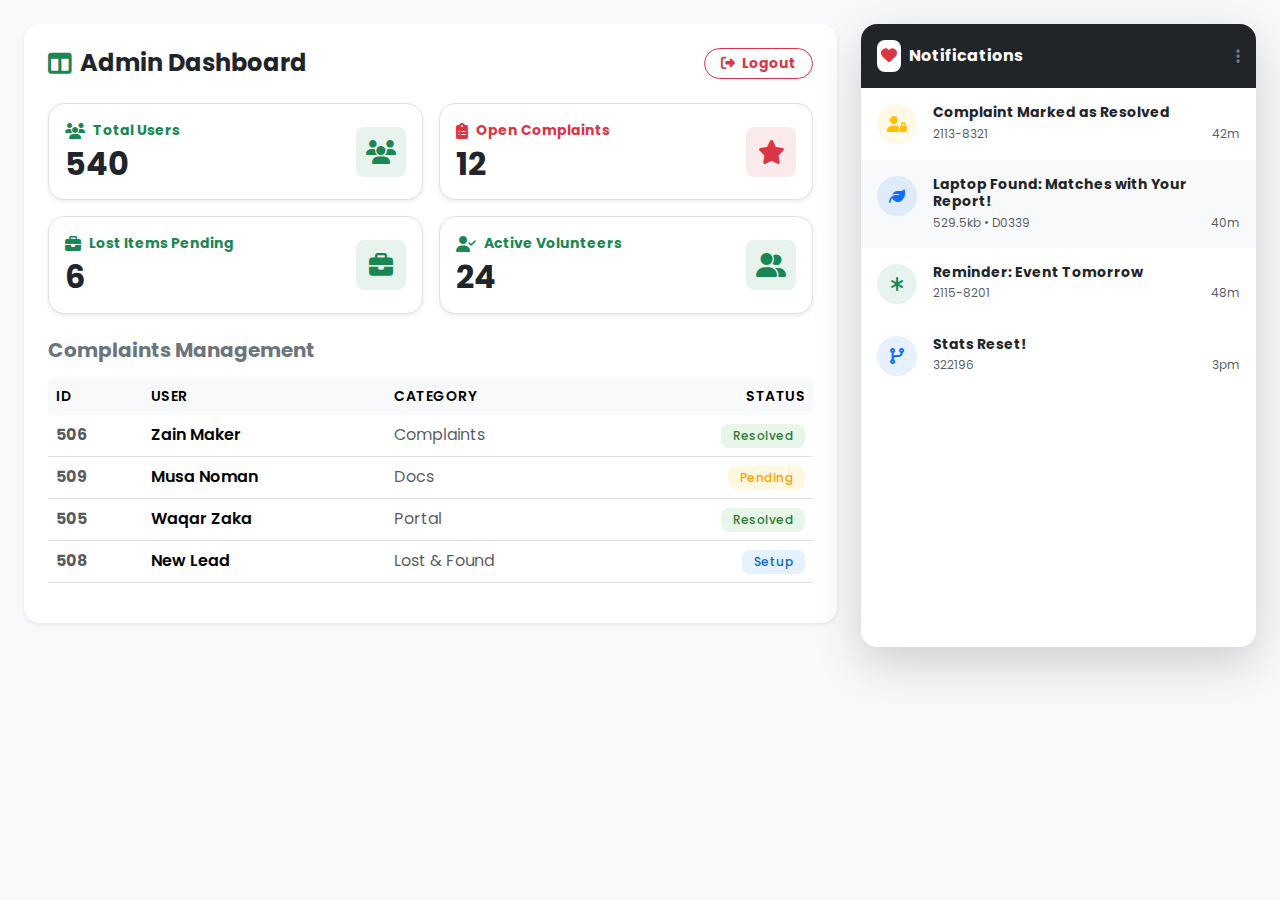
<file: admin.html>
<!DOCTYPE html>
<html lang="en">

<head>
    <meta charset="UTF-8">
    <meta name="viewport" content="width=device-width, initial-scale=1.0">
    <title>Admin Dashboard</title>
    <!-- Bootstrap 5 CSS -->
    <link href="https://cdn.jsdelivr.net/npm/bootstrap@5.3.2/dist/css/bootstrap.min.css" rel="stylesheet">
    <!-- Font Awesome -->
    <link rel="stylesheet" href="https://cdnjs.cloudflare.com/ajax/libs/font-awesome/6.4.0/css/all.min.css">
    <!-- Google Fonts -->
    <link href="https://fonts.googleapis.com/css2?family=Poppins:wght@300;400;500;600;700&display=swap"
        rel="stylesheet">
    <!-- Custom CSS -->
    <link rel="stylesheet" href="link.css">
</head>

<body class="bg-light">

    <div class="container-fluid p-4">
        <div class="row g-4">
            <!-- Left Column: Main Dashboard -->
            <div class="col-lg-8">
                <div class="bg-white rounded-4 p-4 shadow-sm mb-4">
                    <div class="d-flex align-items-center mb-4 justify-content-between">
                        <div class="d-flex align-items-center">
                            <i class="fas fa-columns text-success fs-4 me-2"></i>
                            <h4 class="fw-bold mb-0">Admin Dashboard</h4>
                        </div>
                        <a href="index.html" class="btn btn-outline-danger btn-sm rounded-pill px-3 fw-bold"><i
                                class="fas fa-sign-out-alt me-1"></i> Logout</a>
                    </div>

                    <!-- Stats Cards Row 1 -->
                    <div class="row g-3 mb-3">
                        <div class="col-md-6">
                            <div
                                class="stats-card p-3 rounded-4 d-flex align-items-center justify-content-between shadow-sm border">
                                <div>
                                    <div class="d-flex align-items-center text-success mb-1">
                                        <i class="fas fa-users me-2"></i>
                                        <small class="fw-bold">Total Users</small>
                                    </div>
                                    <h2 class="fw-bold mb-0">540</h2>
                                </div>
                                <div class="icon-box bg-success bg-opacity-10 text-success rounded-3 p-3">
                                    <i class="fas fa-users fs-4"></i>
                                </div>
                            </div>
                        </div>
                        <div class="col-md-6">
                            <div
                                class="stats-card p-3 rounded-4 d-flex align-items-center justify-content-between shadow-sm border">
                                <div>
                                    <div class="d-flex align-items-center text-danger mb-1">
                                        <i class="fas fa-clipboard-list me-2"></i>
                                        <small class="fw-bold">Open Complaints</small>
                                    </div>
                                    <h2 class="fw-bold mb-0">12</h2>
                                </div>
                                <div class="icon-box bg-danger bg-opacity-10 text-danger rounded-3 p-3">
                                    <i class="fas fa-star fs-4"></i>
                                </div>
                            </div>
                        </div>
                    </div>

                    <!-- Stats Cards Row 2 -->
                    <div class="row g-3 mb-4">
                        <div class="col-md-6">
                            <div
                                class="stats-card p-3 rounded-4 d-flex align-items-center justify-content-between shadow-sm border">
                                <div>
                                    <div class="d-flex align-items-center text-success mb-1">
                                        <i class="fas fa-briefcase me-2"></i>
                                        <small class="fw-bold">Lost Items Pending</small>
                                    </div>
                                    <h2 class="fw-bold mb-0">6</h2>
                                </div>
                                <div class="icon-box bg-success bg-opacity-10 text-success rounded-3 p-3">
                                    <i class="fas fa-briefcase fs-4"></i>
                                </div>
                            </div>
                        </div>
                        <div class="col-md-6">
                            <div
                                class="stats-card p-3 rounded-4 d-flex align-items-center justify-content-between shadow-sm border">
                                <div>
                                    <div class="d-flex align-items-center text-success mb-1">
                                        <i class="fas fa-user-check me-2"></i>
                                        <small class="fw-bold">Active Volunteers</small>
                                    </div>
                                    <h2 class="fw-bold mb-0">24</h2>
                                </div>
                                <div class="icon-box bg-success bg-opacity-10 text-success rounded-3 p-3">
                                    <i class="fas fa-user-friends fs-4"></i>
                                </div>
                            </div>
                        </div>
                    </div>

                    <!-- Complaints Management Table -->
                    <h5 class="fw-bold mb-3 text-secondary">Complaints Management</h5>
                    <div class="table-responsive">
                        <table class="table table-hover align-middle">
                            <thead class="table-light">
                                <tr class="text-secondary small text-uppercase">
                                    <th class="border-0 rounded-start">ID</th>
                                    <th class="border-0">User</th>
                                    <th class="border-0">Category</th>
                                    <th class="border-0 rounded-end text-end">Status</th>
                                </tr>
                            </thead>
                            <tbody>
                                <tr>
                                    <td class="fw-bold text-muted">506</td>
                                    <td class="fw-semibold">Zain Maker</td>
                                    <td class="text-muted">Complaints</td>
                                    <td class="text-end"><span class="badge badge-resolved rounded-3">Resolved</span>
                                    </td>
                                </tr>
                                <tr>
                                    <td class="fw-bold text-muted">509</td>
                                    <td class="fw-semibold">Musa Noman</td>
                                    <td class="text-muted">Docs</td>
                                    <td class="text-end"><span class="badge badge-pending rounded-3">Pending</span></td>
                                </tr>
                                <tr>
                                    <td class="fw-bold text-muted">505</td>
                                    <td class="fw-semibold">Waqar Zaka</td>
                                    <td class="text-muted">Portal</td>
                                    <td class="text-end"><span class="badge badge-resolved rounded-3">Resolved</span>
                                    </td>
                                </tr>
                                <tr>
                                    <td class="fw-bold text-muted">508</td>
                                    <td class="fw-semibold">New Lead</td>
                                    <td class="text-muted">Lost & Found</td>
                                    <td class="text-end"><span class="badge badge-setup rounded-3">Setup</span>
                                    </td>
                                </tr>
                            </tbody>
                        </table>
                    </div>
                </div>
            </div>

            <!-- Right Column: Notifications -->
            <div class="col-lg-4">
                <div class="card border-0 shadow-lg rounded-4 overflow-hidden h-100">
                    <div
                        class="card-header bg-dark text-white p-3 border-0 d-flex justify-content-between align-items-center">
                        <div class="d-flex align-items-center">
                            <div class="bg-white rounded-3 p-1 me-2">
                                <i class="fas fa-heart text-danger"></i>
                            </div>
                            <h6 class="mb-0 fw-bold">Notifications</h6>
                        </div>
                        <i class="fas fa-ellipsis-v text-secondary"></i>
                    </div>
                    <div class="card-body p-0">
                        <div class="list-group list-group-flush">
                            <!-- Notification Item 1 -->
                            <div class="list-group-item p-3 border-bottom-0 d-flex align-items-start">
                                <div class="bg-warning bg-opacity-10 text-warning rounded-circle p-2 me-3 d-flex align-items-center justify-content-center"
                                    style="width: 40px; height: 40px;">
                                    <i class="fas fa-user-lock"></i>
                                </div>
                                <div class="flex-grow-1">
                                    <h6 class="fw-bold mb-1 small">Complaint Marked as Resolved</h6>
                                    <div class="d-flex justify-content-between text-muted small"
                                        style="font-size: 0.75rem;">
                                        <span>2113-8321</span>
                                        <span>42m</span>
                                    </div>
                                </div>
                            </div>
                            <!-- Notification Item 2 -->
                            <div class="list-group-item p-3 border-bottom-0 d-flex align-items-start bg-light">
                                <div class="bg-primary bg-opacity-10 text-primary rounded-circle p-2 me-3 d-flex align-items-center justify-content-center"
                                    style="width: 40px; height: 40px;">
                                    <i class="fas fa-leaf"></i>
                                </div>
                                <div class="flex-grow-1">
                                    <h6 class="fw-bold mb-1 small">Laptop Found: Matches with Your Report!</h6>
                                    <div class="d-flex justify-content-between text-muted small"
                                        style="font-size: 0.75rem;">
                                        <span>529.5kb • D0339</span>
                                        <span>40m</span>
                                    </div>
                                </div>
                            </div>
                            <!-- Notification Item 3 -->
                            <div class="list-group-item p-3 border-bottom-0 d-flex align-items-start">
                                <div class="bg-success bg-opacity-10 text-success rounded-circle p-2 me-3 d-flex align-items-center justify-content-center"
                                    style="width: 40px; height: 40px;">
                                    <i class="fas fa-asterisk"></i>
                                </div>
                                <div class="flex-grow-1">
                                    <h6 class="fw-bold mb-1 small">Reminder: Event Tomorrow</h6>
                                    <div class="d-flex justify-content-between text-muted small"
                                        style="font-size: 0.75rem;">
                                        <span>2115-8201</span>
                                        <span>48m</span>
                                    </div>
                                </div>
                            </div>
                            <!-- Notification Item 4 -->
                            <div class="list-group-item p-3 border-bottom-0 d-flex align-items-start">
                                <div class="bg-primary bg-opacity-10 text-primary rounded-circle p-2 me-3 d-flex align-items-center justify-content-center"
                                    style="width: 40px; height: 40px;">
                                    <i class="fas fa-code-branch"></i>
                                </div>
                                <div class="flex-grow-1">
                                    <h6 class="fw-bold mb-1 small">Stats Reset!</h6>
                                    <div class="d-flex justify-content-between text-muted small"
                                        style="font-size: 0.75rem;">
                                        <span>322196</span>
                                        <span>3pm</span>
                                    </div>
                                </div>
                            </div>
                        </div>
                    </div>
                </div>
            </div>
        </div>
    </div>

    <!-- Bootstrap Bundle -->
    <script src="https://cdn.jsdelivr.net/npm/bootstrap@5.3.2/dist/js/bootstrap.bundle.min.js"></script>
    <script src="app.js"></script>
</body>

</html>
</file>
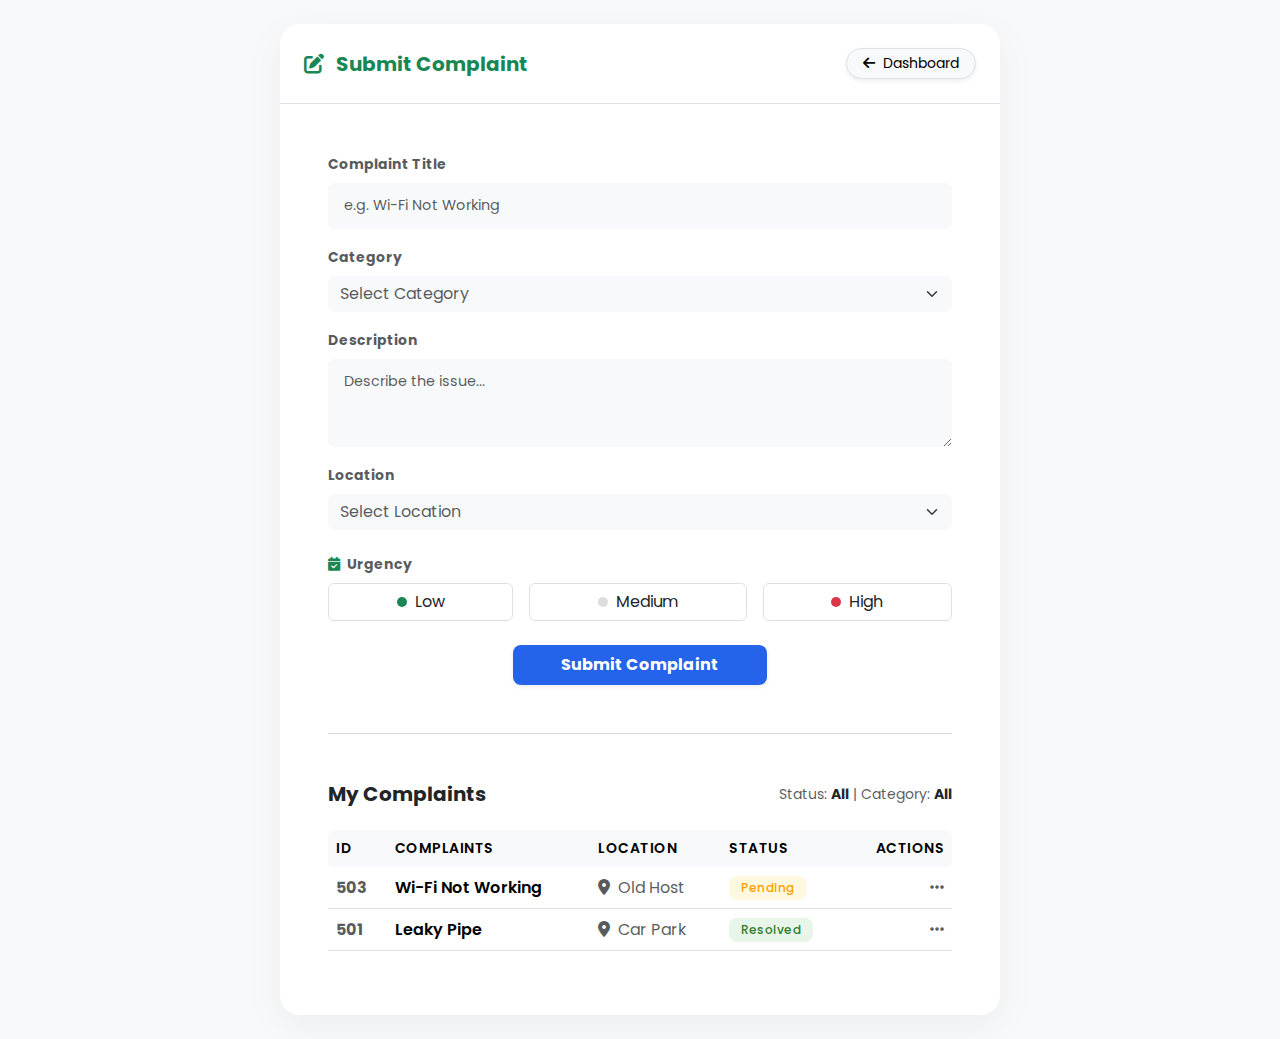
<file: complaint.html>
<!DOCTYPE html>
<html lang="en">

<head>
    <meta charset="UTF-8">
    <meta name="viewport" content="width=device-width, initial-scale=1.0">
    <title>Submit Complaint</title>
    <!-- Bootstrap 5 CSS -->
    <link href="https://cdn.jsdelivr.net/npm/bootstrap@5.3.2/dist/css/bootstrap.min.css" rel="stylesheet">
    <!-- Font Awesome -->
    <link rel="stylesheet" href="https://cdnjs.cloudflare.com/ajax/libs/font-awesome/6.4.0/css/all.min.css">
    <!-- Google Fonts -->
    <link href="https://fonts.googleapis.com/css2?family=Poppins:wght@300;400;500;600;700&display=swap"
        rel="stylesheet">
    <!-- Custom CSS -->
    <link rel="stylesheet" href="link.css">
</head>

<body class="bg-light">

    <div class="container p-4">
        <div class="row justify-content-center">
            <div class="col-lg-8">
                <!-- Main Card -->
                <div class="bg-white rounded-4 shadow-sm overflow-hidden border-0 main-card h-auto">

                    <!-- Header -->
                    <div class="p-4 border-bottom d-flex align-items-center justify-content-between">
                        <h5 class="fw-bold text-success mb-0"><i class="fas fa-edit me-2"></i> Submit Complaint</h5>
                        <a href="student.html" class="btn btn-light btn-sm rounded-pill px-3 shadow-sm border"><i
                                class="fas fa-arrow-left me-1"></i> Dashboard</a>
                    </div>

                    <div class="p-5">

                        <!-- Complaint Form -->
                        <form class="mb-5">
                            <!-- Complaint Title -->
                            <div class="mb-3">
                                <label class="form-label small text-muted fw-bold">Complaint Title</label>
                                <input type="text" class="form-control bg-light border-0"
                                    placeholder="e.g. Wi-Fi Not Working">
                            </div>

                            <!-- Category -->
                            <div class="mb-3">
                                <label class="form-label small text-muted fw-bold">Category</label>
                                <select class="form-select bg-light border-0 text-muted">
                                    <option>Select Category</option>
                                    <option>Infrastructure</option>
                                    <option>Academic</option>
                                    <option>Cleanliness</option>
                                    <option>Other</option>
                                </select>
                            </div>

                            <!-- Description -->
                            <div class="mb-3">
                                <label class="form-label small text-muted fw-bold">Description</label>
                                <textarea class="form-control bg-light border-0" rows="3"
                                    placeholder="Describe the issue..."></textarea>
                            </div>

                            <!-- Location -->
                            <div class="mb-4">
                                <label class="form-label small text-muted fw-bold">Location</label>
                                <select class="form-select bg-light border-0 text-muted">
                                    <option>Select Location</option>
                                    <option>Main Hall</option>
                                    <option>Library</option>
                                    <option>Lab 1</option>
                                </select>
                            </div>

                            <!-- Urgency Selector -->
                            <div class="mb-4">
                                <label class="form-label small text-muted fw-bold d-block"><i
                                        class="fas fa-calendar-check me-1 text-success"></i> Urgency</label>
                                <div class="d-flex gap-3">
                                    <div class="flex-grow-1">
                                        <input type="radio" class="btn-check" name="urgency" id="low"
                                            autocomplete="off">
                                        <label
                                            class="btn btn-outline-light text-dark w-100 border urgency-btn d-flex align-items-center justify-content-center gap-2"
                                            for="low">
                                            <span class="dot-indicator bg-success"></span> Low
                                        </label>
                                    </div>
                                    <div class="flex-grow-1">
                                        <input type="radio" class="btn-check" name="urgency" id="medium"
                                            autocomplete="off">
                                        <label
                                            class="btn btn-outline-light text-dark w-100 border urgency-btn d-flex align-items-center justify-content-center gap-2"
                                            for="medium">
                                            <span class="dot-indicator bg-secondary bg-opacity-25"></span> Medium
                                        </label>
                                    </div>
                                    <div class="flex-grow-1">
                                        <input type="radio" class="btn-check" name="urgency" id="high"
                                            autocomplete="off">
                                        <label
                                            class="btn btn-outline-light text-dark w-100 border urgency-btn d-flex align-items-center justify-content-center gap-2"
                                            for="high">
                                            <span class="dot-indicator bg-danger"></span> High
                                        </label>
                                    </div>
                                </div>
                            </div>

                            <!-- Submit Button -->
                            <div class="text-center">
                                <button type="submit" class="btn btn-primary px-5 py-2 fw-bold rounded-3 shadow-sm"
                                    style="background-color: #2563EB; border: none; min-width: 200px;">Submit
                                    Complaint</button>
                            </div>
                        </form>

                        <hr class="text-muted opacity-25 my-5">

                        <!-- My Complaints History -->
                        <div>
                            <div class="d-flex justify-content-between align-items-center mb-4">
                                <h5 class="fw-bold mb-0">My Complaints</h5>
                                <div class="small text-muted">Status: <span class="fw-bold text-dark">All</span> |
                                    Category: <span class="fw-bold text-dark">All</span></div>
                            </div>

                            <div class="table-responsive">
                                <table class="table align-middle">
                                    <thead class="table-light">
                                        <tr class="text-secondary small text-uppercase">
                                            <th class="border-0 rounded-start">ID</th>
                                            <th class="border-0">Complaints</th>
                                            <th class="border-0">Location</th>
                                            <th class="border-0">Status</th>
                                            <th class="border-0 rounded-end text-end">Actions</th>
                                        </tr>
                                    </thead>
                                    <tbody>
                                        <tr>
                                            <td class="fw-bold text-muted">503</td>
                                            <td class="fw-semibold">Wi-Fi Not Working</td>
                                            <td class="text-muted"><i class="fas fa-map-marker-alt me-1"></i> Old Host
                                            </td>
                                            <td><span class="badge badge-pending rounded-3">Pending</span></td>
                                            <td class="text-end"><i
                                                    class="fas fa-ellipsis-h text-muted cursor-pointer"></i></td>
                                        </tr>
                                        <tr>
                                            <td class="fw-bold text-muted">501</td>
                                            <td class="fw-semibold">Leaky Pipe</td>
                                            <td class="text-muted"><i class="fas fa-map-marker-alt me-1"></i> Car Park
                                            </td>
                                            <td><span class="badge badge-resolved rounded-3">Resolved</span></td>
                                            <td class="text-end"><i
                                                    class="fas fa-ellipsis-h text-muted cursor-pointer"></i></td>
                                        </tr>
                                    </tbody>
                                </table>
                            </div>
                        </div>

                    </div>
                </div>
            </div>
        </div>
    </div>

    <!-- Bootstrap Bundle -->
    <script src="https://cdn.jsdelivr.net/npm/bootstrap@5.3.2/dist/js/bootstrap.bundle.min.js"></script>
    <script src="app.js"></script>
</body>

</html>
</file>
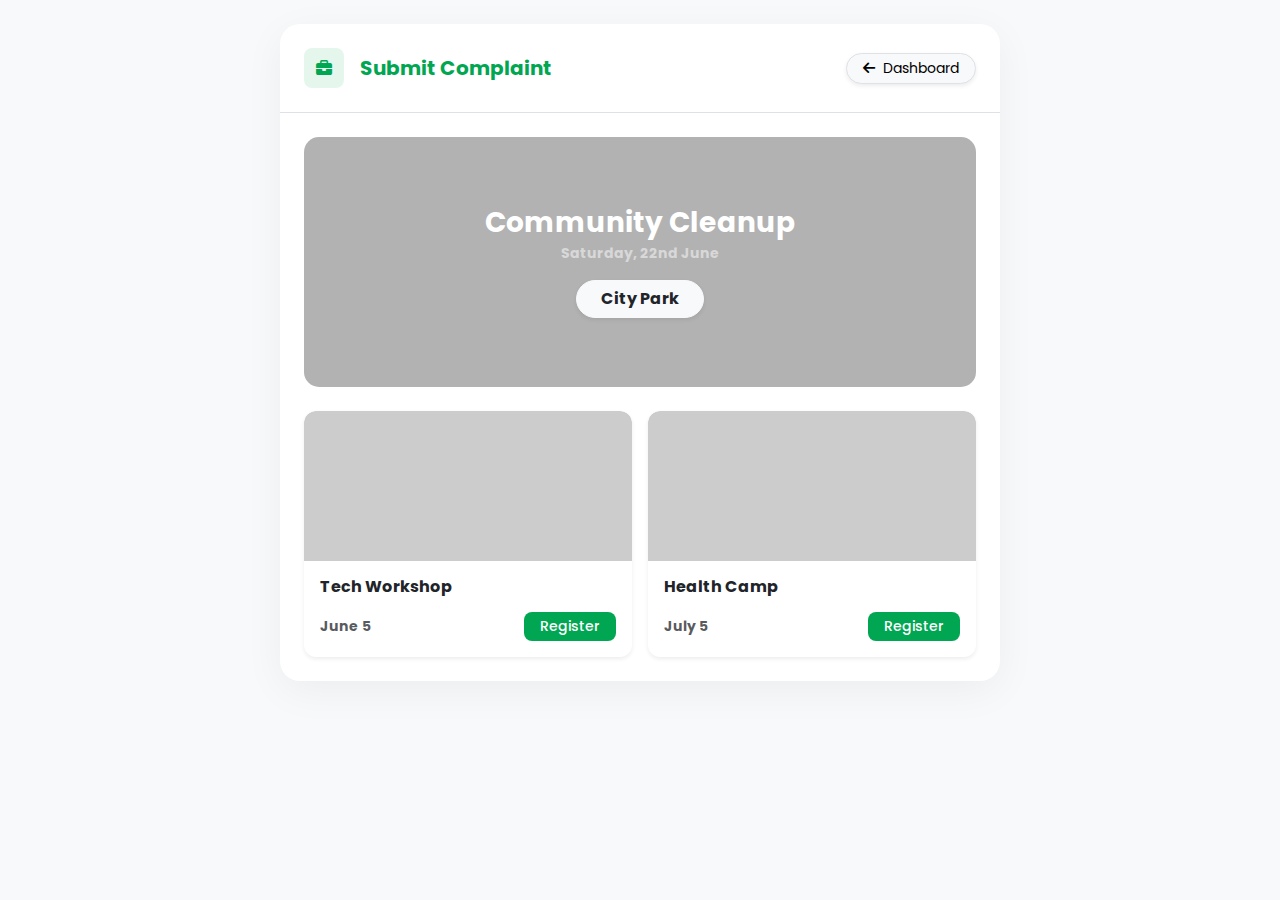
<file: last.html>
<!DOCTYPE html>
<html lang="en">

<head>
    <meta charset="UTF-8">
    <meta name="viewport" content="width=device-width, initial-scale=1.0">
    <title>Events</title>
    <!-- Bootstrap 5 CSS -->
    <link href="https://cdn.jsdelivr.net/npm/bootstrap@5.3.2/dist/css/bootstrap.min.css" rel="stylesheet">
    <!-- Font Awesome -->
    <link rel="stylesheet" href="https://cdnjs.cloudflare.com/ajax/libs/font-awesome/6.4.0/css/all.min.css">
    <!-- Google Fonts -->
    <link href="https://fonts.googleapis.com/css2?family=Poppins:wght@300;400;500;600;700&display=swap"
        rel="stylesheet">
    <!-- Custom CSS -->
    <link rel="stylesheet" href="link.css">
    <style>
        /* Placeholder Styles since Image Gen Failed */
        .hero-bg {
            background: linear-gradient(rgba(0, 0, 0, 0.3), rgba(0, 0, 0, 0.3)), url('https://images.unsplash.com/photo-1593113598332-cd288d649433?ixlib=rb-4.0.3&auto=format&fit=crop&w=1000&q=80');
            /* Park Image */
            background-size: cover;
            background-position: center;
            height: 250px;
            border-radius: 15px;
            display: flex;
            flex-direction: column;
            justify-content: center;
            align-items: center;
            text-align: center;
            color: white;
            position: relative;
        }

        .tech-bg {
            background: linear-gradient(rgba(0, 0, 0, 0.2), rgba(0, 0, 0, 0.2)), url('https://images.unsplash.com/photo-1581092160562-40aa08e78837?ixlib=rb-4.0.3&auto=format&fit=crop&w=500&q=80');
            /* Tech Workshop */
            height: 150px;
            border-top-left-radius: 12px;
            border-top-right-radius: 12px;
            background-size: cover;
            background-position: center;
        }

        .health-bg {
            background: linear-gradient(rgba(0, 0, 0, 0.2), rgba(0, 0, 0, 0.2)), url('https://images.unsplash.com/photo-1584515933487-779824d29309?ixlib=rb-4.0.3&auto=format&fit=crop&w=500&q=80');
            /* Health Camp */
            height: 150px;
            border-top-left-radius: 12px;
            border-top-right-radius: 12px;
            background-size: cover;
            background-position: center;
        }

        .event-card {
            border-radius: 12px;
            border: 1px solid #eee;
            overflow: hidden;
            transition: transform 0.2s;
        }

        .event-card:hover {
            transform: translateY(-5px);
            box-shadow: 0 10px 20px rgba(0, 0, 0, 0.1);
        }
    </style>
</head>

<body class="bg-light">

    <div class="container p-4">
        <div class="row justify-content-center">
            <div class="col-lg-8">
                <!-- Main Card -->
                <div class="bg-white rounded-4 shadow-sm overflow-hidden border-0 main-card h-auto">

                    <!-- Header -->
                    <div class="p-4 border-bottom d-flex align-items-center justify-content-between">
                        <div class="d-flex align-items-center" style="color: #00A651;">
                            <div class="p-2 rounded-3 me-3 d-flex align-items-center justify-content-center"
                                style="width: 40px; height: 40px; background-color: rgba(0, 166, 81, 0.1);">
                                <i class="fas fa-briefcase"></i>
                            </div>
                            <h5 class="fw-bold mb-0">Submit Complaint</h5>
                        </div>
                        <a href="student.html" class="btn btn-light btn-sm rounded-pill px-3 shadow-sm border"><i
                                class="fas fa-arrow-left me-1"></i> Dashboard</a>
                    </div>

                    <div class="p-4">

                        <!-- Hero Section: Community Cleanup -->
                        <div class="hero-bg mb-4">
                            <h3 class="fw-bold mb-1 text-white text-shadow">Community Cleanup</h3>
                            <p class="mb-3 text-white-50 small fw-bold">Saturday, 22nd June</p>
                            <button class="btn btn-light rounded-pill px-4 fw-bold shadow-sm text-dark small">City
                                Park</button>
                        </div>

                        <!-- Secondary Events Row -->
                        <div class="row g-3">
                            <!-- Tech Workshop -->
                            <div class="col-md-6">
                                <div class="event-card bg-white h-100 border-0 shadow-sm">
                                    <div class="tech-bg"></div> <!-- Image Placeholder -->
                                    <div class="p-3">
                                        <h6 class="fw-bold mb-1">Tech Workshop</h6>
                                        <div class="d-flex justify-content-between align-items-center mt-3">
                                            <span class="text-muted small fw-bold">June 5</span>
                                            <button class="btn text-white btn-sm rounded-3 px-3 fw-medium"
                                                style="background-color: #00A651; border: none;">Register</button>
                                        </div>
                                    </div>
                                </div>
                            </div>

                            <!-- Health Camp -->
                            <div class="col-md-6">
                                <div class="event-card bg-white h-100 border-0 shadow-sm">
                                    <div class="health-bg"></div> <!-- Image Placeholder -->
                                    <div class="p-3">
                                        <h6 class="fw-bold mb-1">Health Camp</h6>
                                        <div class="d-flex justify-content-between align-items-center mt-3">
                                            <span class="text-muted small fw-bold">July 5</span>
                                            <button class="btn text-white btn-sm rounded-3 px-3 fw-medium"
                                                style="background-color: #00A651; border: none;">Register</button>
                                        </div>
                                    </div>
                                </div>
                            </div>
                        </div>

                    </div>
                </div>
            </div>
        </div>
    </div>

    <!-- Bootstrap Bundle -->
    <script src="https://cdn.jsdelivr.net/npm/bootstrap@5.3.2/dist/js/bootstrap.bundle.min.js"></script>
    <script src="app.js"></script>
</body>

</html>
</file>
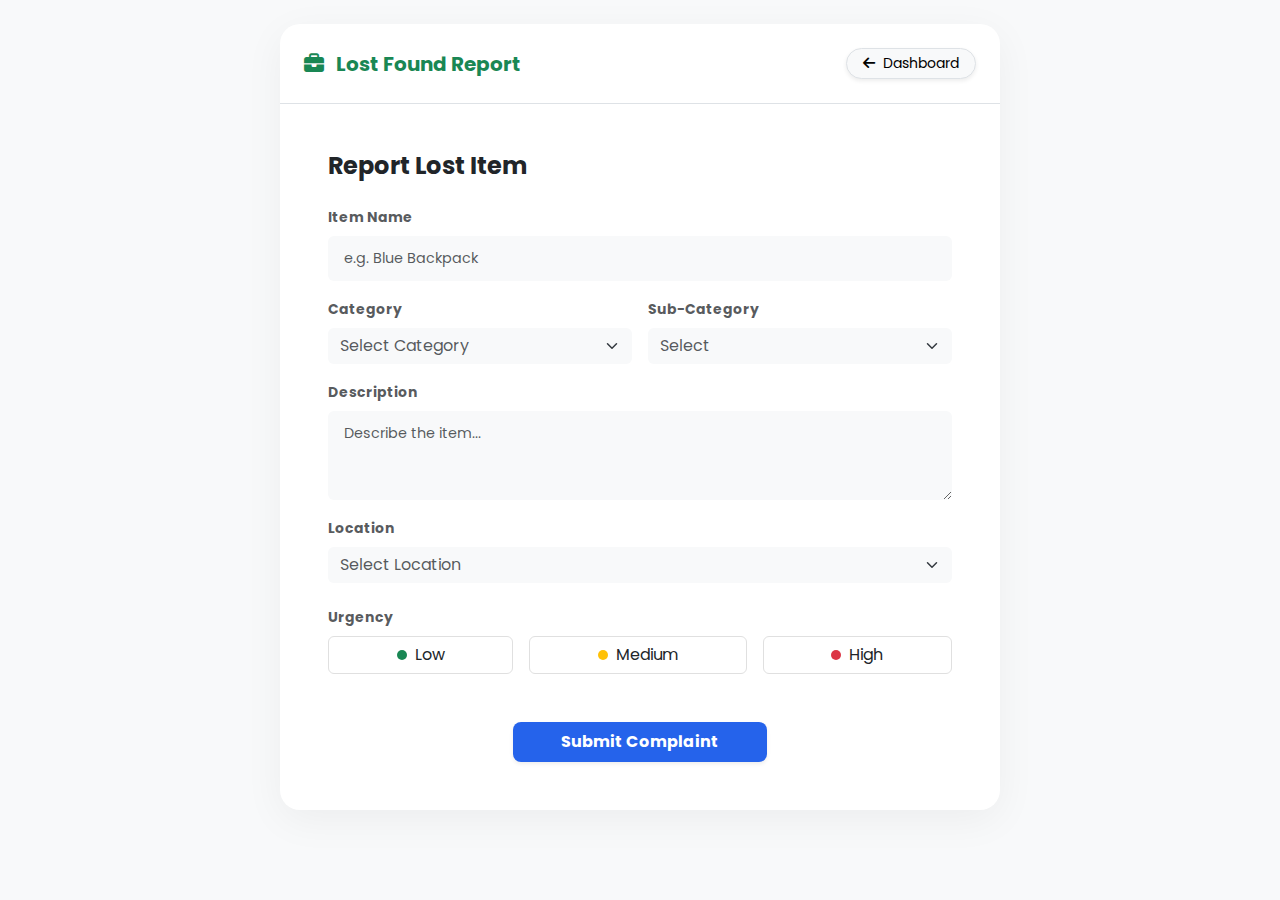
<file: report.html>
<!DOCTYPE html>
<html lang="en">

<head>
    <meta charset="UTF-8">
    <meta name="viewport" content="width=device-width, initial-scale=1.0">
    <title>Report Lost Item</title>
    <!-- Bootstrap 5 CSS -->
    <link href="https://cdn.jsdelivr.net/npm/bootstrap@5.3.2/dist/css/bootstrap.min.css" rel="stylesheet">
    <!-- Font Awesome -->
    <link rel="stylesheet" href="https://cdnjs.cloudflare.com/ajax/libs/font-awesome/6.4.0/css/all.min.css">
    <!-- Google Fonts -->
    <link href="https://fonts.googleapis.com/css2?family=Poppins:wght@300;400;500;600;700&display=swap"
        rel="stylesheet">
    <!-- Custom CSS -->
    <link rel="stylesheet" href="link.css">
</head>

<body class="bg-light">

    <div class="container p-4">
        <div class="row justify-content-center">
            <div class="col-lg-8">
                <!-- Main Card -->
                <div class="bg-white rounded-4 shadow-sm overflow-hidden border-0 main-card h-auto">

                    <!-- Header -->
                    <div class="p-4 border-bottom d-flex align-items-center justify-content-between">
                        <h5 class="fw-bold text-success mb-0"><i class="fas fa-briefcase me-2"></i> Lost Found Report
                        </h5>
                         <a href="student.html" class="btn btn-light btn-sm rounded-pill px-3 shadow-sm border"><i 
                                 class="fas fa-arrow-left me-1"></i> Dashboard</a>
                    </div>

                    <div class="p-5">
                        <h4 class="fw-bold mb-4">Report Lost Item</h4>

                        <form>
                            <!-- Item Name -->
                            <div class="mb-3">
                                <label class="form-label small text-muted fw-bold">Item Name</label>
                                <input type="text" class="form-control bg-light border-0"
                                    placeholder="e.g. Blue Backpack">
                            </div>

                            <!-- Category & Sub-Category Row -->
                            <div class="row g-3 mb-3">
                                <div class="col-md-6">
                                    <label class="form-label small text-muted fw-bold">Category</label>
                                    <select class="form-select bg-light border-0 text-muted">
                                        <option>Select Category</option>
                                        <option>Electronics</option>
                                        <option>Documents</option>
                                        <option>Accessories</option>
                                    </select>
                                </div>
                                <div class="col-md-6">
                                    <label class="form-label small text-muted fw-bold">Sub-Category</label>
                                    <select class="form-select bg-light border-0 text-muted">
                                        <option>Select</option>
                                        <option>Mobile</option>
                                        <option>Laptop</option>
                                        <option>Tablet</option>
                                    </select>
                                </div>
                            </div>

                            <!-- Description -->
                            <div class="mb-3">
                                <label class="form-label small text-muted fw-bold">Description</label>
                                <textarea class="form-control bg-light border-0" rows="3"
                                    placeholder="Describe the item..."></textarea>
                            </div>

                            <!-- Location -->
                            <div class="mb-4">
                                <label class="form-label small text-muted fw-bold">Location</label>
                                <select class="form-select bg-light border-0 text-muted">
                                    <option>Select Location</option>
                                    <option>Main Campus</option>
                                    <option>Library</option>
                                    <option>Canteen</option>
                                </select>
                            </div>

                            <!-- Urgency Selector -->
                            <div class="mb-4">
                                <label class="form-label small text-muted fw-bold d-block">Urgency</label>
                                <div class="d-flex gap-3">

                                    <div class="flex-grow-1">
                                        <input type="radio" class="btn-check" name="urgency" id="low"
                                            autocomplete="off">
                                        <label
                                            class="btn btn-outline-light text-dark w-100 border urgency-btn d-flex align-items-center justify-content-center gap-2"
                                            for="low">
                                            <span class="dot-indicator bg-success"></span> Low
                                        </label>
                                    </div>

                                    <div class="flex-grow-1">
                                        <input type="radio" class="btn-check" name="urgency" id="medium"
                                            autocomplete="off">
                                        <label
                                            class="btn btn-outline-light text-dark w-100 border urgency-btn d-flex align-items-center justify-content-center gap-2"
                                            for="medium">
                                            <span class="dot-indicator bg-warning"></span> Medium
                                        </label>
                                    </div>

                                    <div class="flex-grow-1">
                                        <input type="radio" class="btn-check" name="urgency" id="high"
                                            autocomplete="off">
                                        <label
                                            class="btn btn-outline-light text-dark w-100 border urgency-btn d-flex align-items-center justify-content-center gap-2"
                                            for="high">
                                            <span class="dot-indicator bg-danger"></span> High
                                        </label>
                                    </div>

                                </div>
                            </div>

                            <!-- Submit Button -->
                            <div class="text-center mt-5">
                                <button type="submit" class="btn btn-primary px-5 py-2 fw-bold rounded-3 shadow-sm"
                                    style="background-color: #2563EB; border: none; min-width: 200px;"> <a class="two" href="./submit.html">Submit Complaint</a></button>
                            </div>

                        </form>
                    </div>
                </div>
            </div>
        </div>
    </div>

    <!-- Bootstrap Bundle -->
    <script src="https://cdn.jsdelivr.net/npm/bootstrap@5.3.2/dist/js/bootstrap.bundle.min.js"></script>
    <script src="app.js"></script>
</body>

</html>
</file>
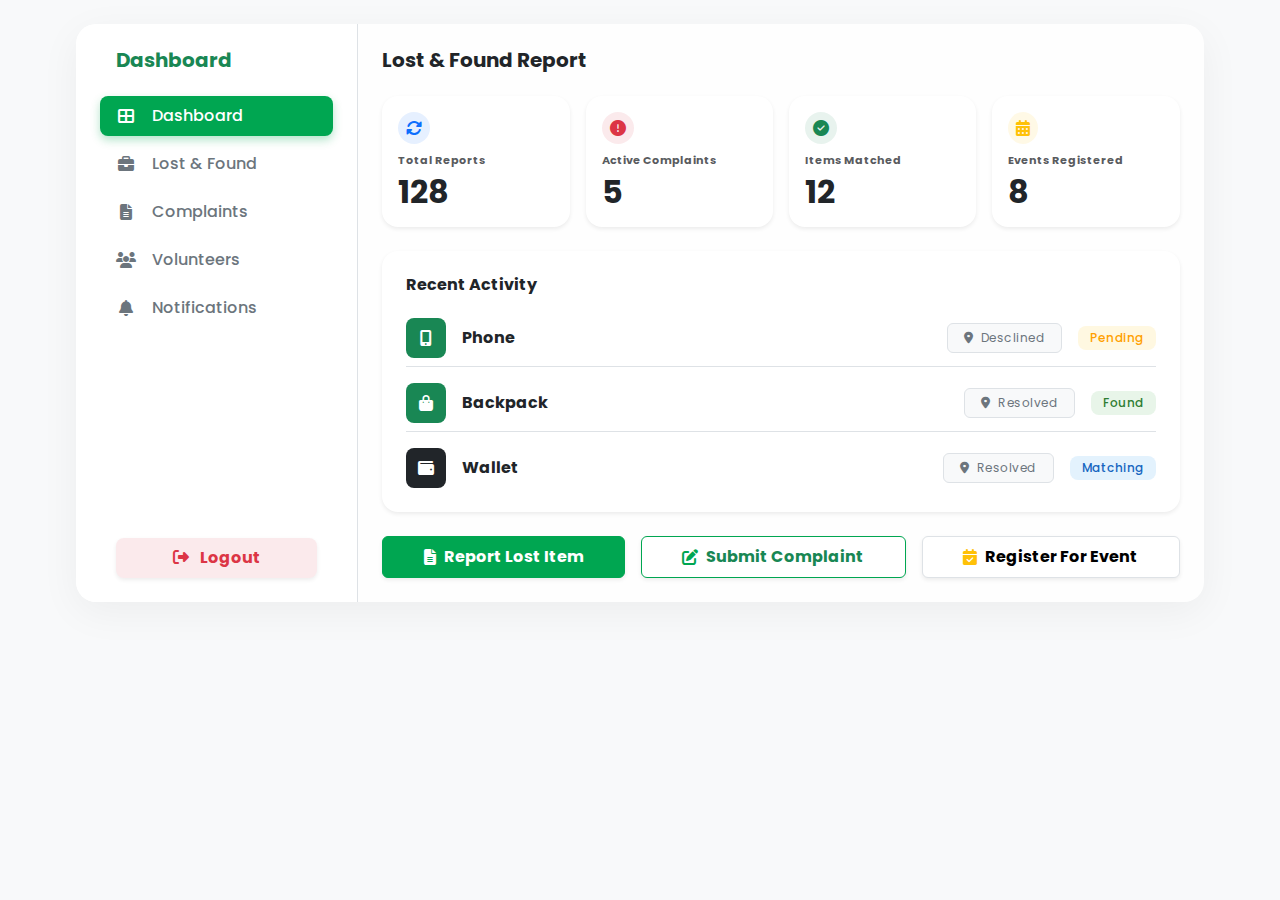
<file: student.html>
<!DOCTYPE html>
<html lang="en">

<head>
    <meta charset="UTF-8">
    <meta name="viewport" content="width=device-width, initial-scale=1.0">
    <title>Student Dashboard</title>
    <!-- Bootstrap 5 CSS -->
    <link href="https://cdn.jsdelivr.net/npm/bootstrap@5.3.2/dist/css/bootstrap.min.css" rel="stylesheet">
    <!-- Font Awesome -->
    <link rel="stylesheet" href="https://cdnjs.cloudflare.com/ajax/libs/font-awesome/6.4.0/css/all.min.css">
    <!-- Google Fonts -->
    <link href="https://fonts.googleapis.com/css2?family=Poppins:wght@300;400;500;600;700&display=swap"
        rel="stylesheet">
    <!-- Custom CSS -->
    <link rel="stylesheet" href="link.css">
</head>

<body class="bg-light">

    <div class="container-fluid p-4">
        <div class="row justify-content-center">
            <div class="col-lg-11">
                <div class="bg-white rounded-4 shadow-sm overflow-hidden main-card border-0">
                    <div class="row g-0 h-100">
                        <!-- Left Column: Sidebar -->
                        <div
                            class="col-md-3 bg-white border-end p-4 d-flex flex-column justify-content-between sidebar-panel">

                            <div>
                                <h5 class="fw-bold text-success mb-4 px-3">Dashboard</h5>
                                <ul class="nav flex-column gap-2 sidebar-nav">
                                    <li class="nav-item">
                                        <a href="#"
                                            class="nav-link active d-flex align-items-center rounded-3 px-3 py-2">
                                            <i class="fas fa-th-large me-3"></i> Dashboard
                                        </a>
                                    </li>
                                    <li class="nav-item">
                                        <a href="#"
                                            class="nav-link d-flex align-items-center rounded-3 px-3 py-2 text-secondary">
                                            <i class="fas fa-briefcase me-3"></i> Lost & Found
                                        </a>
                                    </li>
                                    <li class="nav-item">
                                        <a href="#"
                                            class="nav-link d-flex align-items-center rounded-3 px-3 py-2 text-secondary">
                                            <i class="fas fa-file-alt me-3"></i> Complaints
                                        </a>
                                    </li>
                                    <li class="nav-item">
                                        <a href="#"
                                            class="nav-link d-flex align-items-center rounded-3 px-3 py-2 text-secondary">
                                            <i class="fas fa-users me-3"></i> Volunteers
                                        </a>
                                    </li>
                                    <li class="nav-item">
                                        <a href="#"
                                            class="nav-link d-flex align-items-center rounded-3 px-3 py-2 text-secondary">
                                            <i class="fas fa-bell me-3"></i> Notifications
                                        </a>
                                    </li>
                                </ul>
                            </div>

                            <!-- Sidebar Footer -->
                            <div class="px-3">
                                <a href="index.html"
                                    class="btn btn-outline-danger w-100 py-2 fw-bold rounded-3 shadow-sm border-0 bg-danger bg-opacity-10 text-danger">
                                    <i class="fas fa-sign-out-alt me-2"></i> Logout
                                </a>
                            </div>
                        </div>

                        <!-- Right Column: Main Content -->
                        <div class="col-md-9 p-4 bg-light bg-opacity-10">

                            <h5 class="fw-bold mb-4">Lost & Found Report</h5>

                            <!-- Stats Row -->
                            <div class="row g-3 mb-4">
                                <div class="col-md-3 col-6">
                                    <div class="p-3 bg-white rounded-4 shadow-sm h-100 border-0">
                                        <div
                                            class="mb-2 text-primary bg-primary bg-opacity-10 rounded-circle d-inline-flex p-2">
                                            <i class="fas fa-sync-alt"></i>
                                        </div>
                                        <small class="d-block text-muted fw-bold mb-1" style="font-size: 0.7rem;">Total
                                            Reports</small>
                                        <h2 class="fw-bold mb-0">128</h2>
                                    </div>
                                </div>
                                <div class="col-md-3 col-6">
                                    <div class="p-3 bg-white rounded-4 shadow-sm h-100 border-0">
                                        <div
                                            class="mb-2 text-danger bg-danger bg-opacity-10 rounded-circle d-inline-flex p-2">
                                            <i class="fas fa-exclamation-circle"></i>
                                        </div>
                                        <small class="d-block text-muted fw-bold mb-1" style="font-size: 0.7rem;">Active
                                            Complaints</small>
                                        <h2 class="fw-bold mb-0">5</h2>
                                    </div>
                                </div>
                                <div class="col-md-3 col-6">
                                    <div class="p-3 bg-white rounded-4 shadow-sm h-100 border-0">
                                        <div
                                            class="mb-2 text-success bg-success bg-opacity-10 rounded-circle d-inline-flex p-2">
                                            <i class="fas fa-check-circle"></i>
                                        </div>
                                        <small class="d-block text-muted fw-bold mb-1" style="font-size: 0.7rem;">Items
                                            Matched</small>
                                        <h2 class="fw-bold mb-0">12</h2>
                                    </div>
                                </div>
                                <div class="col-md-3 col-6">
                                    <div class="p-3 bg-white rounded-4 shadow-sm h-100 border-0">
                                        <div
                                            class="mb-2 text-warning bg-warning bg-opacity-10 rounded-circle d-inline-flex p-2">
                                            <i class="fas fa-calendar-alt"></i>
                                        </div>
                                        <small class="d-block text-muted fw-bold mb-1" style="font-size: 0.7rem;">Events
                                            Registered</small>
                                        <h2 class="fw-bold mb-0">8</h2>
                                    </div>
                                </div>
                            </div>

                            <!-- Recent Activity -->
                            <div class="bg-white rounded-4 shadow-sm p-4 mb-4 border-0">
                                <h6 class="fw-bold mb-4">Recent Activity</h6>

                                <div class="list-group list-group-flush gap-3">
                                    <!-- Activity Item 1 -->
                                    <div class="d-flex align-items-center justify-content-between border-bottom pb-2">
                                        <div class="d-flex align-items-center">
                                            <div class="bg-success text-white rounded-3 p-2 me-3 d-flex align-items-center justify-content-center"
                                                style="width: 40px; height: 40px;">
                                                <i class="fas fa-mobile-alt"></i>
                                            </div>
                                            <span class="fw-bold text-dark">Phone</span>
                                        </div>
                                        <div class="d-flex align-items-center gap-3">
                                            <span class="badge bg-light text-secondary border fw-normal px-3 py-2"><i
                                                    class="fas fa-map-marker-alt me-1"></i> Desclined</span>
                                            <span class="badge badge-pending rounded-3">Pending</span>
                                        </div>
                                    </div>

                                    <!-- Activity Item 2 -->
                                    <div class="d-flex align-items-center justify-content-between border-bottom pb-2">
                                        <div class="d-flex align-items-center">
                                            <div class="bg-success text-white rounded-3 p-2 me-3 d-flex align-items-center justify-content-center"
                                                style="width: 40px; height: 40px;">
                                                <i class="fas fa-shopping-bag"></i>
                                            </div>
                                            <span class="fw-bold text-dark">Backpack</span>
                                        </div>
                                        <div class="d-flex align-items-center gap-3">
                                            <span class="badge bg-light text-secondary border fw-normal px-3 py-2"><i
                                                    class="fas fa-map-marker-alt me-1"></i> Resolved</span>
                                            <span class="badge badge-found rounded-3">Found</span>
                                        </div>
                                    </div>

                                    <!-- Activity Item 3 -->
                                    <div class="d-flex align-items-center justify-content-between">
                                        <div class="d-flex align-items-center">
                                            <div class="bg-dark text-white rounded-3 p-2 me-3 d-flex align-items-center justify-content-center"
                                                style="width: 40px; height: 40px;">
                                                <i class="fas fa-wallet"></i>
                                            </div>
                                            <span class="fw-bold text-dark">Wallet</span>
                                        </div>
                                        <div class="d-flex align-items-center gap-3">
                                            <span class="badge bg-light text-secondary border fw-normal px-3 py-2"><i
                                                    class="fas fa-map-marker-alt me-1"></i> Resolved</span>
                                            <span class="badge badge-matching rounded-3">Matching</span>
                                        </div>
                                    </div>
                                </div>
                            </div>

                            <!-- Action Buttons -->
                            <div class="d-flex gap-3">
                                <button
                                    class="btn btn-success fw-bold py-2 px-4 shadow-sm flex-grow-1 d-flex align-items-center justify-content-center">
                                    <i class="fas fa-file-alt me-2"></i> <a class="one" href="./report.html">Report Lost
                                        Item</a>
                                </button>
                                <button
                                    class="btn btn-outline-success fw-bold py-2 px-4 shadow-sm flex-grow-1 d-flex align-items-center justify-content-center bg-white">
                                    <i class="fas fa-edit me-2"></i> <a class="one text-success"
                                        href="./complaint.html">Submit Complaint</a>
                                </button>
                                <button
                                    class="btn btn-light fw-bold py-2 px-4 shadow-sm flex-grow-1 d-flex align-items-center justify-content-center border bg-white">
                                    <i class="fas fa-calendar-check me-2 text-warning"></i> Register For Event
                                </button>
                            </div>

                        </div>
                    </div>
                </div>
            </div>
        </div>
    </div>

    <!-- Bootstrap Bundle -->
    <script src="https://cdn.jsdelivr.net/npm/bootstrap@5.3.2/dist/js/bootstrap.bundle.min.js"></script>
    <script src="app.js"></script>
</body>

</html>
</file>
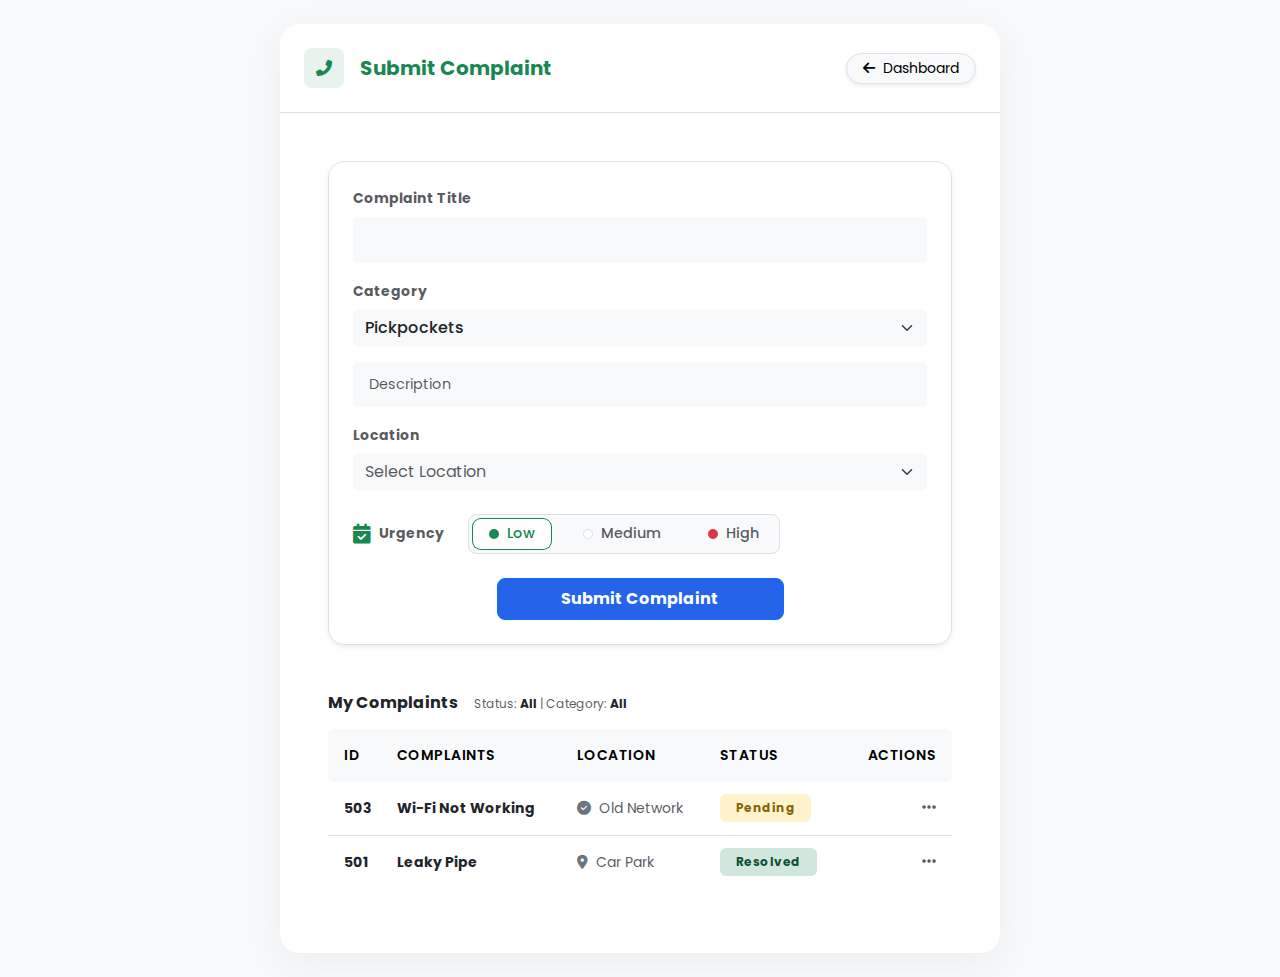
<file: submit.html>
<!DOCTYPE html>
<html lang="en">

<head>
    <meta charset="UTF-8">
    <meta name="viewport" content="width=device-width, initial-scale=1.0">
    <title>Submit Complaint</title>
    <!-- Bootstrap 5 CSS -->
    <link href="https://cdn.jsdelivr.net/npm/bootstrap@5.3.2/dist/css/bootstrap.min.css" rel="stylesheet">
    <!-- Font Awesome -->
    <link rel="stylesheet" href="https://cdnjs.cloudflare.com/ajax/libs/font-awesome/6.4.0/css/all.min.css">
    <!-- Google Fonts -->
    <link href="https://fonts.googleapis.com/css2?family=Poppins:wght@300;400;500;600;700&display=swap"
        rel="stylesheet">
    <!-- Custom CSS -->
    <link rel="stylesheet" href="link.css">
</head>

<body class="bg-light">

    <div class="container p-4">
        <div class="row justify-content-center">
            <div class="col-lg-8">
                <!-- Main Card -->
                <div class="bg-white rounded-4 shadow-sm overflow-hidden border-0 main-card h-auto">

                    <!-- Header -->
                    <div class="p-4 border-bottom d-flex align-items-center justify-content-between">
                        <div class="d-flex align-items-center text-success">
                            <div class="bg-success bg-opacity-10 p-2 rounded-3 me-3 d-flex align-items-center justify-content-center"
                                style="width: 40px; height: 40px;">
                                <i class="fas fa-phone-alt"></i>
                                <!-- Screenshot shows phone icon? Or generic. Using phone for now as placeholder for "Submit" icon -->
                            </div>
                            <h5 class="fw-bold mb-0">Submit Complaint</h5>
                        </div>
                        <a href="student.html" class="btn btn-light btn-sm rounded-pill px-3 shadow-sm border"><i
                                class="fas fa-arrow-left me-1"></i> Dashboard</a>
                    </div>

                    <div class="p-5">

                        <!-- Complaint Form Card (Inner Border) -->
                        <div class="border rounded-4 p-4 mb-5 shadow-sm">
                            <form>
                                <!-- Complaint Title -->
                                <div class="mb-3">
                                    <label class="form-label small text-muted fw-bold">Complaint Title</label>
                                    <input type="text" class="form-control bg-light border-0" placeholder="">
                                </div>

                                <!-- Category -->
                                <div class="mb-3">
                                    <label class="form-label small text-muted fw-bold">Category</label>
                                    <select class="form-select bg-light border-0 text-dark fw-medium">
                                        <option selected>Pickpockets</option> <!-- Matches Screenshot example -->
                                        <option>Infrastructure</option>
                                        <option>Academic</option>
                                    </select>
                                </div>

                                <!-- Description -->
                                <div class="mb-3">
                                    <input type="text" class="form-control bg-light border-0" placeholder="Description">
                                </div>

                                <!-- Location -->
                                <div class="mb-4">
                                    <label class="form-label small text-muted fw-bold">Location</label>
                                    <select class="form-select bg-light border-0 text-muted">
                                        <option>Select Location</option>
                                        <option>Main Hall</option>
                                        <option>Library</option>
                                    </select>
                                </div>

                                <!-- Urgency Selector -->
                                <div class="mb-4 d-flex align-items-center">
                                    <label
                                        class="form-label small text-muted fw-bold me-4 mb-0 d-flex align-items-center">
                                        <i class="fas fa-calendar-check me-2 text-success fs-5"></i> Urgency
                                    </label>

                                    <div class="d-flex gap-3 bg-light rounded-3 p-1 border">
                                        <!-- Low -->
                                        <div>
                                            <input type="radio" class="btn-check" name="urgency" id="low"
                                                autocomplete="off" checked>
                                            <label
                                                class="btn btn-sm rounded-3 d-flex align-items-center gap-2 fw-medium px-3 border-0 transition-all"
                                                for="low" style="font-size: 0.9rem;">
                                                <span class="dot-indicator bg-success"></span> Low
                                            </label>
                                        </div>
                                        <!-- Medium -->
                                        <div>
                                            <input type="radio" class="btn-check" name="urgency" id="medium"
                                                autocomplete="off">
                                            <label
                                                class="btn btn-sm rounded-3 d-flex align-items-center gap-2 fw-medium px-3 border-0 transition-all text-muted"
                                                for="medium" style="font-size: 0.9rem;">
                                                <span class="dot-indicator bg-white border"></span> Medium
                                            </label>
                                        </div>
                                        <!-- High -->
                                        <div>
                                            <input type="radio" class="btn-check" name="urgency" id="high"
                                                autocomplete="off">
                                            <label
                                                class="btn btn-sm rounded-3 d-flex align-items-center gap-2 fw-medium px-3 border-0 transition-all text-muted"
                                                for="high" style="font-size: 0.9rem;">
                                                <span class="dot-indicator bg-danger"></span> High
                                            </label>
                                        </div>
                                    </div>
                                </div>

                                <!-- Submit Button -->
                                <div class="text-center mt-4">
                                    <button type="submit"
                                        class="btn btn-primary px-5 py-2 fw-bold rounded-3 shadow-md w-50"
                                        style="background-color: #2563EB;"> <a class="three" href="./last.html">Submit Complaint</a></button>
                                </div>
                            </form>
                        </div>

                        <!-- My Complaints History -->
                        <div>
                            <div class="d-flex justify-content-between align-items-center mb-3">
                                <div class="d-flex align-items-baseline gap-3">
                                    <h6 class="fw-bold mb-0 text-dark">My Complaints</h6>
                                    <div class="small text-muted" style="font-size: 0.75rem;">Status: <span
                                            class="fw-bold text-dark">All</span> | Category: <span
                                            class="fw-bold text-dark">All</span></div>
                                </div>
                            </div>

                            <div class="table-responsive">
                                <table class="table align-middle table-borderless">
                                    <thead class="bg-light text-secondary small text-uppercase fw-bold"
                                        style="background-color: #f8f9fa;">
                                        <tr>
                                            <th class="ps-3 py-3 rounded-start">ID</th>
                                            <th class="py-3">Complaints</th>
                                            <th class="py-3">Location</th>
                                            <th class="py-3">Status</th>
                                            <th class="pe-3 py-3 rounded-end text-end">Actions</th>
                                        </tr>
                                    </thead>
                                    <tbody>
                                        <tr class="border-bottom">
                                            <td class="ps-3 fw-bold text-dark small py-3">503</td>
                                            <td class="fw-bold text-dark small">Wi-Fi Not Working</td>
                                            <td class="text-muted small"><i
                                                    class="fas fa-check-circle me-1 text-secondary"></i> Old Network
                                            </td> <!-- Screenshot says "Old Network"? Hard to read, guessing -->
                                            <td><span
                                                    class="badge badge-pending rounded-2 fw-bold text-dark px-3 py-2 small"
                                                    style="background-color: #FFF3CD !important; color: #856404 !important;">Pending</span>
                                            </td> <!-- Hardcoded match color -->
                                            <td class="pe-3 text-end"><i
                                                    class="fas fa-ellipsis-h text-muted cursor-pointer"></i></td>
                                        </tr>
                                        <tr>
                                            <td class="ps-3 fw-bold text-dark small py-3">501</td>
                                            <td class="fw-bold text-dark small">Leaky Pipe</td>
                                            <td class="text-muted small"><i
                                                    class="fas fa-map-marker-alt me-1 text-secondary"></i> Car Park</td>
                                            <td><span
                                                    class="badge badge-resolved rounded-2 fw-bold text-dark px-3 py-2 small"
                                                    style="background-color: #D1E7DD !important; color: #0F5132 !important;">Resolved</span>
                                            </td> <!-- Hardcoded match color -->
                                            <td class="pe-3 text-end"><i
                                                    class="fas fa-ellipsis-h text-muted cursor-pointer"></i></td>
                                        </tr>
                                    </tbody>
                                </table>
                            </div>
                        </div>

                    </div>
                </div>
            </div>
        </div>
    </div>

    <!-- Bootstrap Bundle -->
    <script src="https://cdn.jsdelivr.net/npm/bootstrap@5.3.2/dist/js/bootstrap.bundle.min.js"></script>
    <script src="app.js"></script>
</body>

</html>
</file>
<file: link.css>
/* Global Font */
body {
    font-family: 'Poppins', sans-serif !important;
    background-color: #f8f9fa;
}

/* Main Card Container */
.main-card {
    min-height: 550px;
    border-radius: 20px !important;
    box-shadow: 0 10px 40px rgba(0, 0, 0, 0.05) !important;
}

/* Left Panel Styling */
.left-panel {
    background-color: #f8fcf9;
    /* Very light green hint */
    overflow: hidden;
}

/* Saylani Green Logo Color fix if needed, but we use image */

/* Wavy Background */
.wave-bg {
    position: absolute;
    bottom: 0;
    left: 0;
    width: 100%;
    height: 100%;
    /* Two waves: a lighter one and the main green one */
    background:
        url('data:image/svg+xml;utf8,<svg viewBox="0 0 1440 320" xmlns="http://www.w3.org/2000/svg"><path fill="%238cd6a8" fill-opacity="0.2" d="M0,256L60,245.3C120,235,240,213,360,208C480,203,600,213,720,229.3C840,245,960,267,1080,261.3C1200,256,1320,224,1380,208L1440,192L1440,320L1380,320C1320,320,1200,320,1080,320C960,320,840,320,720,320C600,320,480,320,360,320C240,320,120,320,60,320L0,320Z"></path><path fill="%2300A651" fill-opacity="0.4" d="M0,288L60,272C120,256,240,224,360,218.7C480,213,600,235,720,250.7C840,267,960,277,1080,266.7C1200,256,1320,224,1380,208L1440,192L1440,320L1380,320C1320,320,1200,320,1080,320C960,320,840,320,720,320C600,320,480,320,360,320C240,320,120,320,60,320L0,320Z"></path></svg>');
    background-repeat: no-repeat;
    background-size: cover;
    background-position: bottom;
    z-index: 0;
}
.saylani{
    padding-bottom: 140px;
    padding-left: 50px;
}
.campus{
    margin-top: 200px;
}
.three{
    text-decoration: none;
    color: white;
}
.two{
    text-decoration: none;
    color: white;
}
.one {
    text-decoration: none;
    color: white;
}

/* Form Inputs */
.form-control {
    border-radius: 6px;
    border: 1px solid #e0e0e0;
    padding: 0.75rem 1rem;
    font-size: 0.9rem;
}

.form-control:focus {
    box-shadow: none;
    border-color: #00A651;
    /* Saylani Green focus */
}

/* Role Toggle Pill */
.role-toggle-container {
    background-color: #f1f3f5;
}

.role-btn {
    border: none;
    font-weight: 500;
    color: #6c757d;
    transition: all 0.3s ease;
}

.role-btn.active-role {
    background-color: #fff !important;
    color: #333 !important;
    font-weight: 600;
}

/* Login Button */
.btn-login {
    background-color: #2563EB;
    /* Royal Blue */
    border: none;
    font-size: 0.95rem;
}

.btn-login:hover {
    background-color: #1d4ed8;
}

/* Google Button */
.google-btn {
    background-color: #fff;
    color: #333;
    border: 1px solid #e0e0e0;
}

.google-btn:hover {
    background-color: #f8f9fa;
}

/* Responsive */
@media (max-width: 768px) {
    .main-card {
        border-radius: 12px;
    }
}

/* --- Admin Dashboard Styles --- */

/* Stats Cards */
.stats-card {
    background-color: #fff;
    border: 1px solid #f0f0f0;
    transition: transform 0.2s ease-in-out;
}

.stats-card:hover {
    transform: translateY(-3px);
}

.icon-box {
    width: 50px;
    height: 50px;
    display: flex;
    align-items: center;
    justify-content: center;
}

/* Table Management */
.table thead th {
    background-color: #f8f9fa;
    font-weight: 600;
    letter-spacing: 0.5px;
}

/* Custom Badges (Saylani Theme) */
.badge {
    font-weight: 500;
    letter-spacing: 0.5px;
    padding: 0.5em 1em;
}

.badge-pending {
    background-color: #FFF8E1 !important;
    /* Light Amber */
    color: #FFA000 !important;
    /* Amber Text */
}

.badge-resolved,
.badge-found,
.badge-success-subtle {
    background-color: #E8F5E9 !important;
    /* Light Green */
    color: #2E7D32 !important;
    /* Dark Green */
}

.badge-matching,
.badge-setup {
    background-color: #E3F2FD !important;
    /* Light Blue */
    color: #1565C0 !important;
    /* Dark Blue */
}

.badge-declined {
    background-color: #FFEBEE !important;
    /* Light Red */
    color: #C62828 !important;
    /* Dark Red */
}


/* Notifications Panel */
.list-group-item {
    transition: background-color 0.2s;
}

.list-group-item:hover {
    background-color: #f8f9fa;
}

/* --- Student Dashboard Styles --- */

/* Sidebar Navigation */
.sidebar-panel {
    border-top-left-radius: 20px;
    border-bottom-left-radius: 20px;
}

.sidebar-nav .nav-link {
    font-weight: 500;
    transition: all 0.2s;
}

.sidebar-nav .nav-link:hover {
    background-color: #f8f9fa;
    color: #00A651 !important;
}

.sidebar-nav .nav-link.active {
    background-color: #00A651;
    /* Saylani Green */
    color: #fff !important;
    box-shadow: 0 4px 10px rgba(0, 166, 81, 0.3);
}

.sidebar-nav .nav-link.active i {
    color: #fff !important;
}

.sidebar-nav .nav-link i {
    width: 20px;
    text-align: center;
}

/* Action Buttons */
.btn-success {
    background-color: #00A651;
    border-color: #00A651;
}

.btn-success:hover {
    background-color: #008f45;
    border-color: #008f45;
}

.btn-outline-success {
    color: #00A651;
    border-color: #00A651;
}

.btn-outline-success:hover {
    background-color: #00A651;
    color: #fff;
}

/* --- Report Page Styles --- */

/* Urgency Selector */
.urgency-btn {
    transition: all 0.2s ease;
    border-color: #e0e0e0 !important;
}

.urgency-btn:hover {
    background-color: #f8f9fa;
}

/* Dot Indicator */
.dot-indicator {
    height: 10px;
    width: 10px;
    border-radius: 50%;
    display: inline-block;
}

/* Active States for Urgency */
#low:checked+label {
    background-color: #fff;
    border-color: #198754 !important;
    /* Success Green */
    box-shadow: 0 0 0 1px #198754;
    color: #198754 !important;
    font-weight: 600;
}

#medium:checked+label {
    background-color: #fff;
    border-color: #ffc107 !important;
    /* Warning Yellow */
    box-shadow: 0 0 0 1px #ffc107;
    color: #b58900 !important;
    /* Darker yellow for text */
    font-weight: 600;
}

#high:checked+label {
    background-color: #fff;
    border-color: #dc3545 !important;
    /* Danger Red */
    box-shadow: 0 0 0 1px #dc3545;
    color: #dc3545 !important;
    font-weight: 600;
}
</file>
